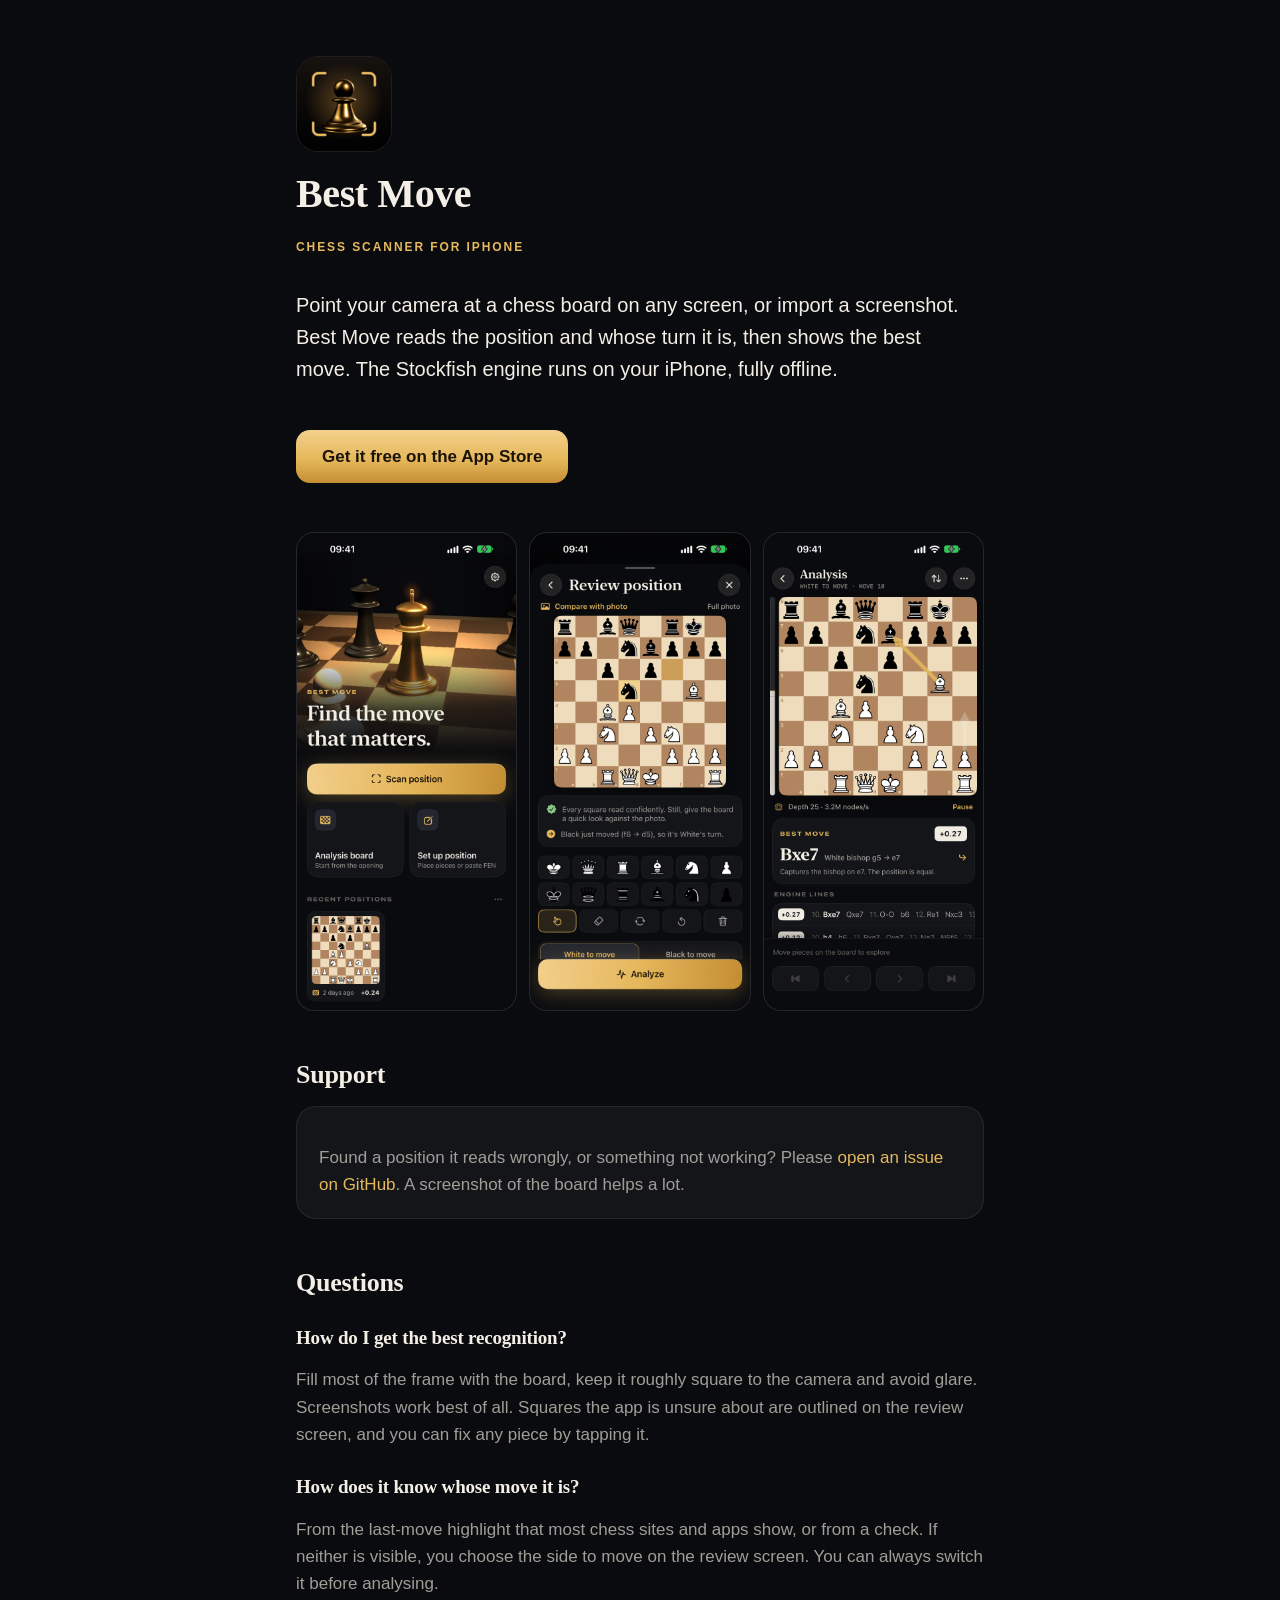
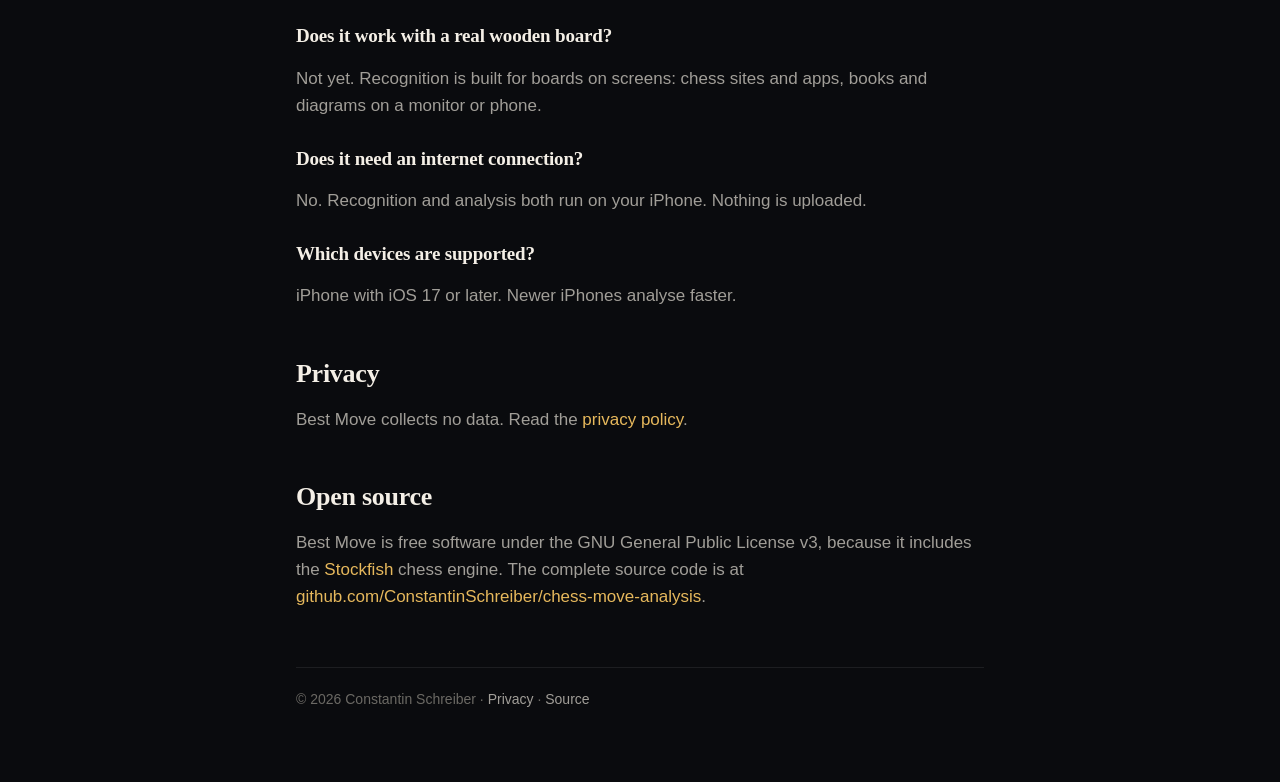
<file: docs/index.html>
<!doctype html>
<html lang="en">
<head>
  <meta charset="utf-8">
  <meta name="viewport" content="width=device-width, initial-scale=1">
  <title>Best Move: Chess Scanner AI for iPhone — find the next best move with Stockfish</title>
  <meta name="description" content="Free chess scanner for iPhone. Point your camera at any chess board on a screen or import a screenshot, and Stockfish 19 shows the best next move in seconds. Offline, no account, no ads.">
  <meta name="apple-itunes-app" content="app-id=6834895609">
  <link rel="canonical" href="https://constantinschreiber.github.io/chess-move-analysis/">
  <meta property="og:type" content="website">
  <meta property="og:title" content="Best Move: Chess Scanner AI">
  <meta property="og:description" content="Scan any chess board and see the best move. Stockfish 19 on your iPhone, free and offline.">
  <meta property="og:url" content="https://constantinschreiber.github.io/chess-move-analysis/">
  <meta property="og:image" content="https://constantinschreiber.github.io/chess-move-analysis/screenshots/3-analysis.png">
  <meta name="twitter:card" content="summary_large_image">
  <script type="application/ld+json">
  {"@context": "https://schema.org", "@type": "SoftwareApplication", "name": "Best Move: Chess Scanner AI",
   "operatingSystem": "iOS 17 or later", "applicationCategory": "UtilitiesApplication",
   "description": "Chess scanner for iPhone: scan a chess board from the camera or a screenshot and get the best move from Stockfish 19, on device and offline.",
   "url": "https://apps.apple.com/app/id6834895609", "offers": {"@type": "Offer", "price": "0", "priceCurrency": "USD"},
   "author": {"@type": "Person", "name": "Constantin Schreiber"}}
  </script>
  <link rel="icon" href="assets/icon.png">
  <link rel="stylesheet" href="assets/site.css">
</head>
<body>
<main>
  <section class="hero">
    <img src="assets/icon.png" alt="Best Move app icon">
    <h1>Best Move</h1>
    <p class="eyebrow">Chess scanner for iPhone</p>
    <p class="lede">Point your camera at a chess board on any screen, or import a screenshot.
      Best Move reads the position and whose turn it is, then shows the best move.
      The Stockfish engine runs on your iPhone, fully offline.</p>
    <p><a class="cta" href="https://apps.apple.com/app/id6834895609">Get it free on the App Store</a></p>
  </section>

  <div class="shots">
    <img src="screenshots/1-home.png" alt="Home screen" loading="lazy">
    <img src="screenshots/2-review.png" alt="Confirming a scanned position" loading="lazy">
    <img src="screenshots/3-analysis.png" alt="Engine analysis with the best move" loading="lazy">
  </div>

  <h2>Support</h2>
  <div class="card">
    <p>Found a position it reads wrongly, or something not working? Please
      <a href="https://github.com/ConstantinSchreiber/chess-move-analysis/issues/new">open an issue on GitHub</a>.
      A screenshot of the board helps a lot.</p>
  </div>

  <h2>Questions</h2>

  <h3>How do I get the best recognition?</h3>
  <p>Fill most of the frame with the board, keep it roughly square to the camera and avoid glare.
    Screenshots work best of all. Squares the app is unsure about are outlined on the review screen,
    and you can fix any piece by tapping it.</p>

  <h3>How does it know whose move it is?</h3>
  <p>From the last-move highlight that most chess sites and apps show, or from a check. If neither is
    visible, you choose the side to move on the review screen. You can always switch it before analysing.</p>

  <h3>Does it work with a real wooden board?</h3>
  <p>Not yet. Recognition is built for boards on screens: chess sites and apps, books and diagrams
    on a monitor or phone.</p>

  <h3>Does it need an internet connection?</h3>
  <p>No. Recognition and analysis both run on your iPhone. Nothing is uploaded.</p>

  <h3>Which devices are supported?</h3>
  <p>iPhone with iOS 17 or later. Newer iPhones analyse faster.</p>

  <h2>Privacy</h2>
  <p>Best Move collects no data. Read the <a href="privacy.html">privacy policy</a>.</p>

  <h2>Open source</h2>
  <p>Best Move is free software under the GNU General Public License v3, because it includes the
    <a href="https://stockfishchess.org">Stockfish</a> chess engine. The complete source code is at
    <a href="https://github.com/ConstantinSchreiber/chess-move-analysis">github.com/ConstantinSchreiber/chess-move-analysis</a>.</p>

  <footer>
    © 2026 Constantin Schreiber · <a href="privacy.html">Privacy</a> ·
    <a href="https://github.com/ConstantinSchreiber/chess-move-analysis">Source</a>
  </footer>
</main>
</body>
</html>
</file>
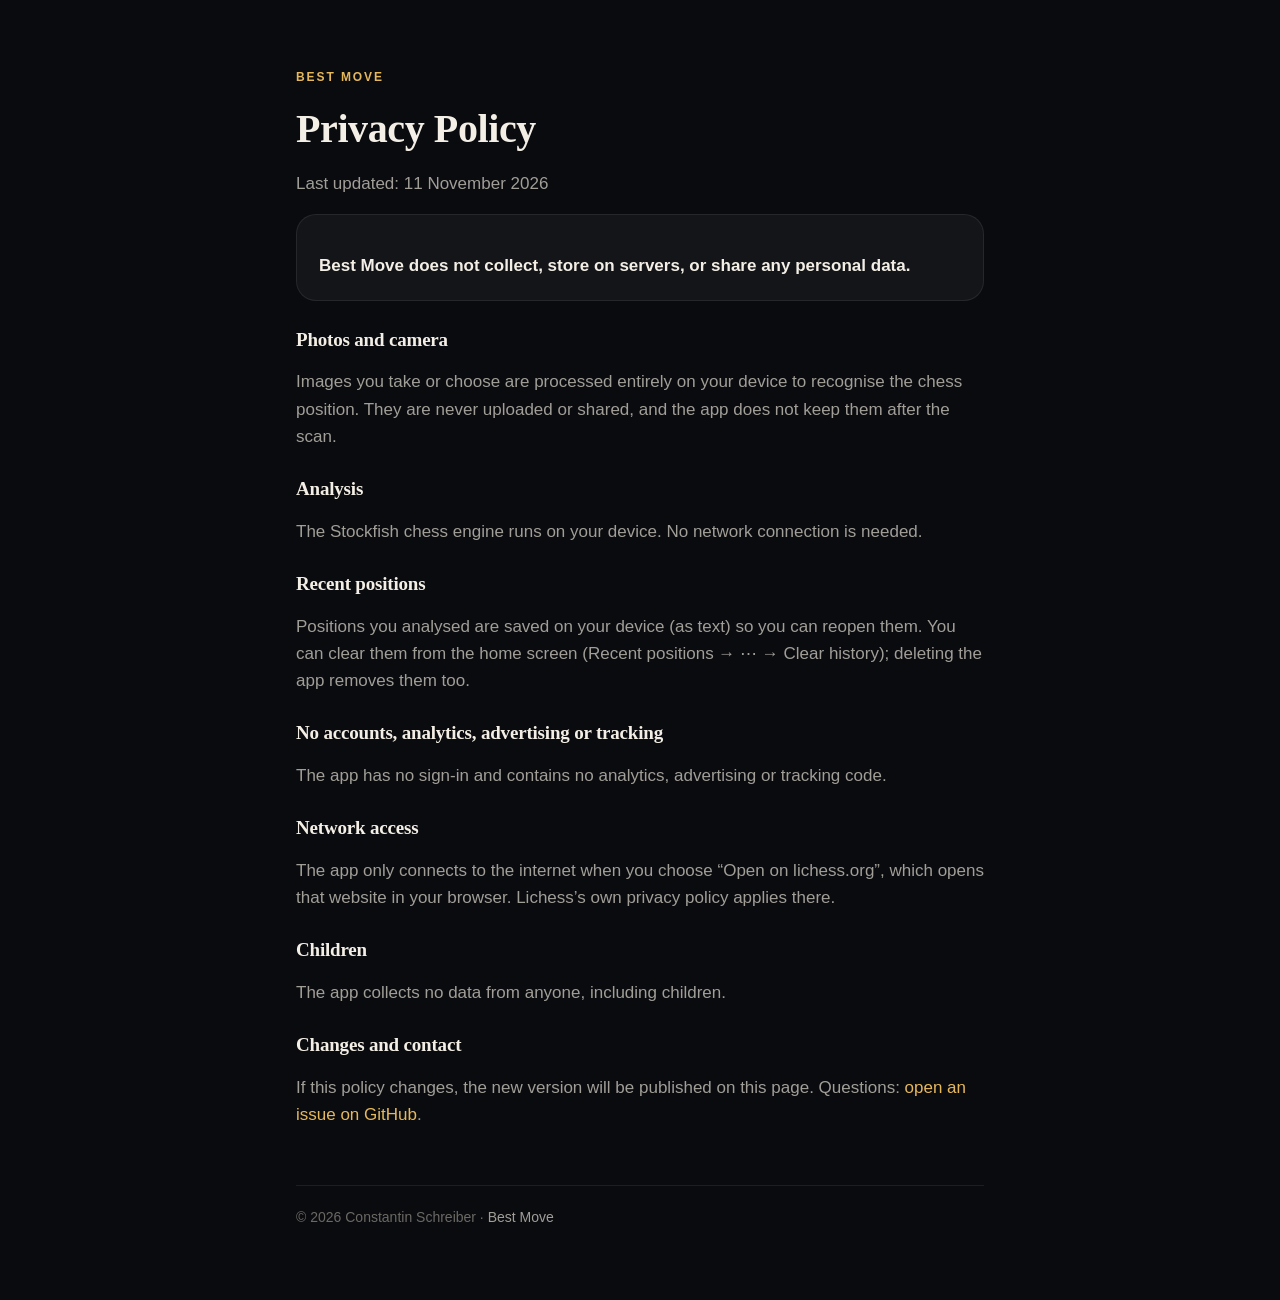
<file: docs/privacy.html>
<!doctype html>
<html lang="en">
<head>
  <meta charset="utf-8">
  <meta name="viewport" content="width=device-width, initial-scale=1">
  <title>Best Move Privacy Policy</title>
  <link rel="icon" href="assets/icon.png">
  <link rel="stylesheet" href="assets/site.css">
</head>
<body>
<main>
  <p class="eyebrow"><a href="./">Best Move</a></p>
  <h1>Privacy Policy</h1>
  <p>Last updated: 11 November 2026</p>

  <div class="card">
    <p><strong>Best Move does not collect, store on servers, or share any personal data.</strong></p>
  </div>

  <h3>Photos and camera</h3>
  <p>Images you take or choose are processed entirely on your device to recognise the chess
    position. They are never uploaded or shared, and the app does not keep them after the scan.</p>

  <h3>Analysis</h3>
  <p>The Stockfish chess engine runs on your device. No network connection is needed.</p>

  <h3>Recent positions</h3>
  <p>Positions you analysed are saved on your device (as text) so you can reopen them. You can clear
    them from the home screen (Recent positions → ⋯ → Clear history); deleting the app removes them too.</p>

  <h3>No accounts, analytics, advertising or tracking</h3>
  <p>The app has no sign-in and contains no analytics, advertising or tracking code.</p>

  <h3>Network access</h3>
  <p>The app only connects to the internet when you choose “Open on lichess.org”, which opens that
    website in your browser. Lichess’s own privacy policy applies there.</p>

  <h3>Children</h3>
  <p>The app collects no data from anyone, including children.</p>

  <h3>Changes and contact</h3>
  <p>If this policy changes, the new version will be published on this page. Questions:
    <a href="https://github.com/ConstantinSchreiber/chess-move-analysis/issues/new">open an issue on GitHub</a>.</p>

  <footer>
    © 2026 Constantin Schreiber · <a href="./">Best Move</a>
  </footer>
</main>
</body>
</html>
</file>
<file: docs/assets/site.css>
:root {
  --bg: #0a0b0e;
  --surface: #131519;
  --raised: #1a1d23;
  --stroke: rgba(255, 255, 255, 0.08);
  --text: #f4efe6;
  --text-2: #a19e98;
  --text-3: #6b6964;
  --gold: #e6b85c;
  --gold-light: #f3d08c;
  color-scheme: dark;
}

* { box-sizing: border-box; }

html { -webkit-text-size-adjust: 100%; }

body {
  margin: 0;
  background: var(--bg);
  color: var(--text);
  font: 17px/1.6 -apple-system, BlinkMacSystemFont, "SF Pro Text", "Helvetica Neue", Arial, sans-serif;
}

main {
  max-width: 720px;
  margin: 0 auto;
  padding: 56px 16px 72px;
}

h1, h2, h3 {
  font-family: "New York", ui-serif, Georgia, "Times New Roman", serif;
  font-weight: 600;
  line-height: 1.2;
  letter-spacing: -0.01em;
}

h1 { font-size: 40px; margin: 18px 0 8px; }
h2 { font-size: 26px; margin: 48px 0 12px; }
h3 { font-size: 19px; margin: 28px 0 6px; }

p, li { color: var(--text-2); }
strong { color: var(--text); font-weight: 600; }

a { color: var(--gold); text-decoration: none; }
a:hover { color: var(--gold-light); text-decoration: underline; }

.eyebrow {
  font-size: 12px;
  font-weight: 700;
  letter-spacing: 0.16em;
  text-transform: uppercase;
  color: var(--gold);
}

.hero { display: flex; flex-direction: column; align-items: flex-start; }
.hero img {
  width: 96px;
  height: 96px;
  border-radius: 22px;
  border: 1px solid var(--stroke);
}
.lede { font-size: 20px; color: var(--text); max-width: 34em; }

.card {
  background: var(--surface);
  border: 1px solid var(--stroke);
  border-radius: 20px;
  padding: 20px 22px;
  margin: 16px 0;
}
.card p:last-child, .card ul:last-child { margin-bottom: 0; }
.card h3:first-child { margin-top: 0; }

ul { padding-left: 1.2em; }
li { margin: 6px 0; }

.shots {
  display: grid;
  grid-template-columns: repeat(3, minmax(0, 1fr));
  gap: 12px;
  margin: 32px 0 8px;
}
.shots img {
  width: 100%;
  height: auto;
  border-radius: 18px;
  border: 1px solid var(--stroke);
  background: var(--surface);
}

footer {
  margin-top: 56px;
  padding-top: 20px;
  border-top: 1px solid var(--stroke);
  font-size: 14px;
  color: var(--text-3);
}
footer a { color: var(--text-2); }

@media (max-width: 520px) {
  h1 { font-size: 32px; }
  .lede { font-size: 18px; }
  .shots { grid-template-columns: repeat(2, minmax(0, 1fr)); }
  .shots img:nth-child(3) { display: none; }
}

.cta { display: inline-block; margin-top: 8px; padding: 13px 26px; border-radius: 14px;
  background: linear-gradient(180deg, #F3D08C, #E6B85C 55%, #C48E33); color: #1B1408; font-weight: 650; }
.cta:hover { filter: brightness(1.05); }
</file>
